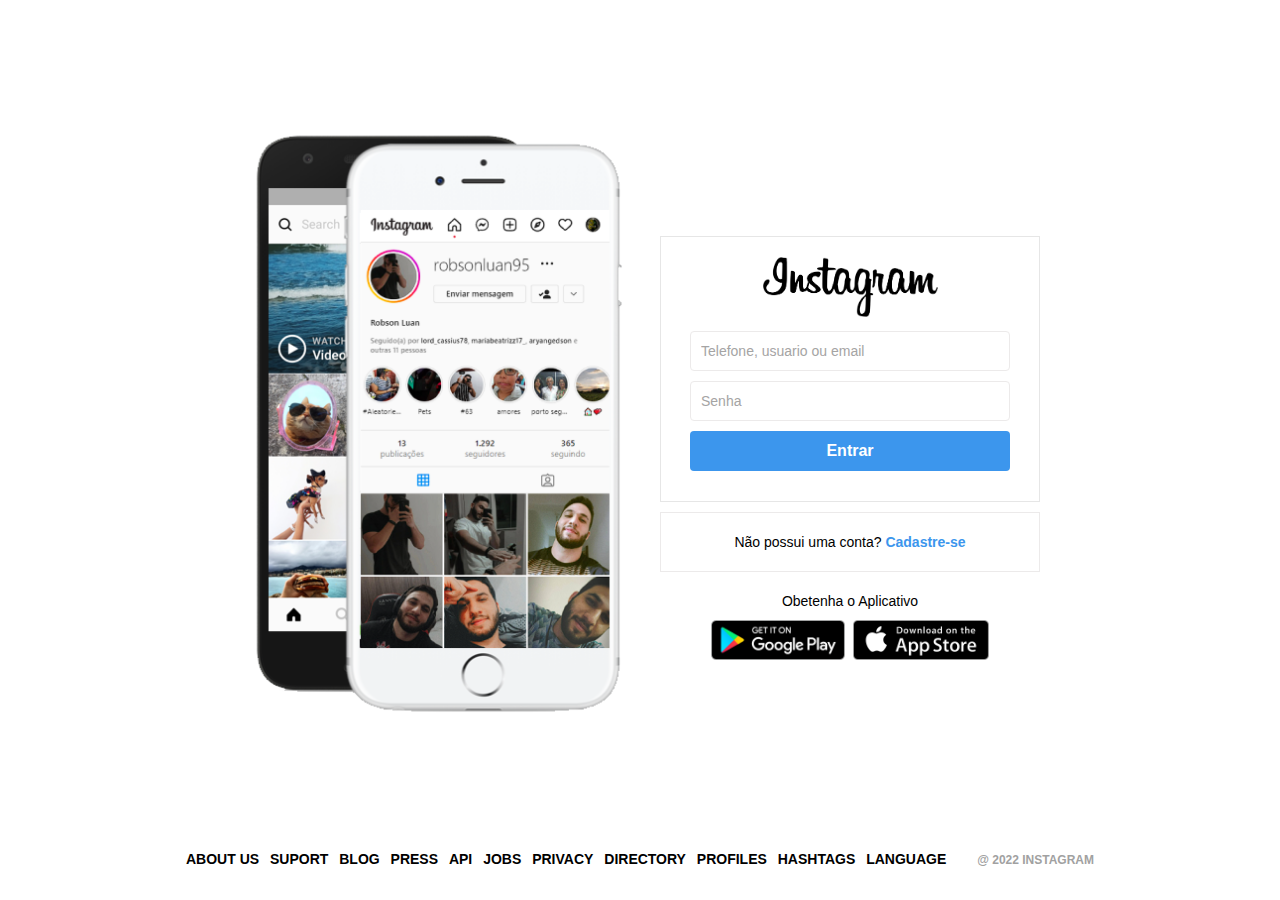
<file: index.html>
<!DOCTYPE html>
<html lang="pt-br">
<head>
    <meta charset="UTF-8">
    <meta http-equiv="X-UA-Compatible" content="IE=edge">
    <meta name="viewport" content="width=device-width, initial-scale=1.0">
    <link rel="stylesheet" href="/style.css">

    <title>Instagram - Rede Social</title>

</head>
<body>
    <section id="wrapper">
        <div id="container">
            <div class="coluna esquerda">
               
            </div><!-- FIM COLUNA DA ESQUERDA-->

            <div class="coluna direita">
                <div class="login">
                    <div class="logo">
                        <img class="logoImg" src="/imagens/logo.png" alt="logo">
                    </div>
                    
                    <form action="">
                        
                        <input placeholder="Telefone, usuario ou email" type="text" name="username">
                        <input placeholder="Senha" type="senhaP" name="senhaP">    
                        <input type="submit" value="Entrar">
                    </form>
                </div>
                <div class="cadastro">
                    <p>Não possui uma conta? <a href="/cadastro.html">Cadastre-se</a></p>

                </div>
                <div class="extra">
                    <p>Obetenha o Aplicativo</p>

                    <div class="appsbotao">
                        <a href="#"><img src="/imagens/googleplay.png" alt="googleplay"></a>
                        <a href="#"><img src="/imagens/appstore.png" alt="appstore"></a>
                    </div>

                </div>
            </div><!-- FIM COLUNA DA DIREITA-->

        </div><!-- FIM COLUNA Do CONTAINER-->
        <footer>
            <div class="rodape">
                <a href="">About us</a>
                <a href="">Suport</a>
                <a href="">Blog</a>
                <a href="">Press</a>
                <a href="">API</a>
                <a href="">Jobs</a>
                <a href="">Privacy</a>
                <a href="">Directory</a>
                <a href="">Profiles</a>
                <a href="">Hashtags</a>
                <a href="">Language</a>
                <div class="texto-small">@ 2022 Instagram</div>
            </div>

        </footer>
    </section>
</body>
</html>
</file>
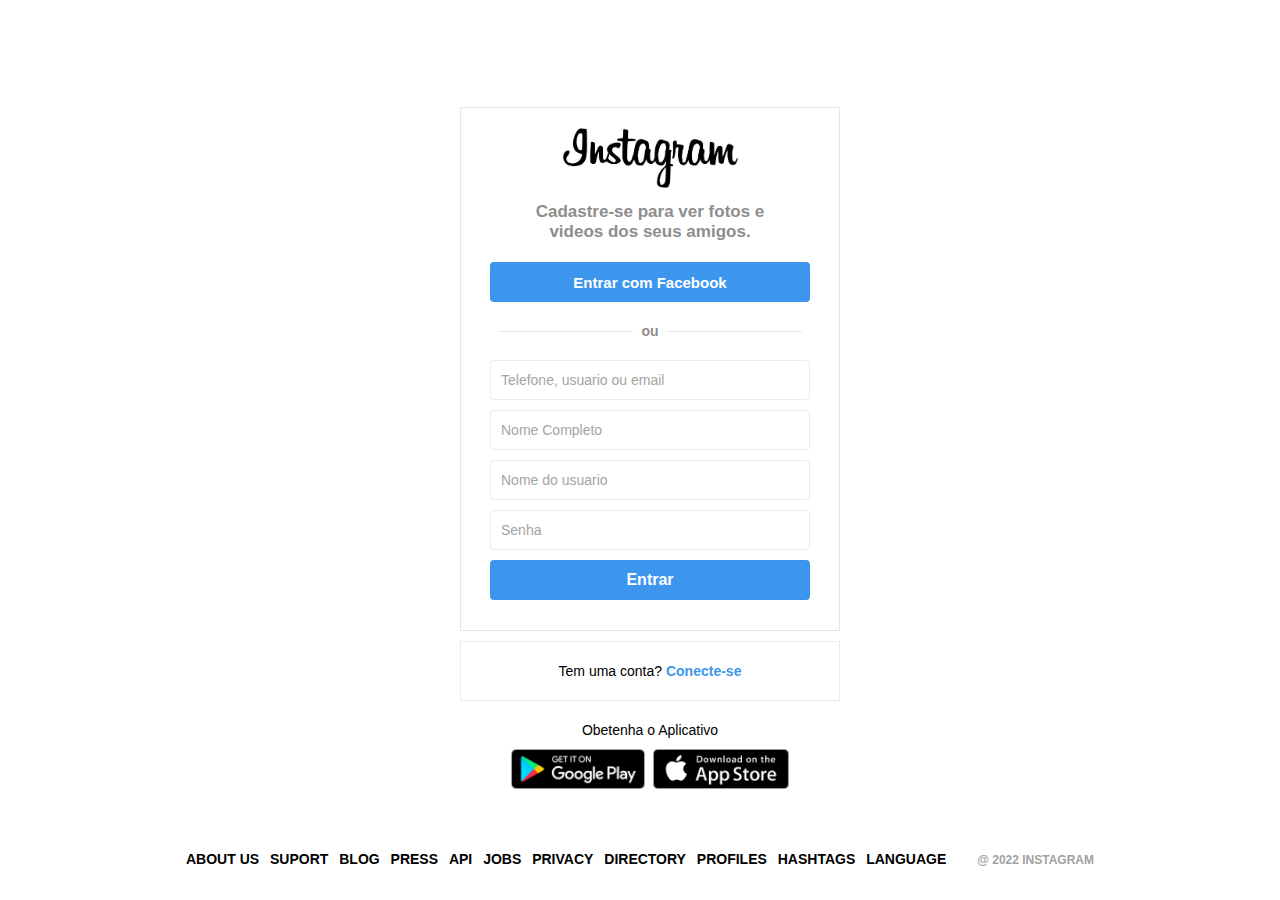
<file: cadastro.html>
<!DOCTYPE html>
<html lang="pt-br">
<head>
    <meta charset="UTF-8">
    <meta http-equiv="X-UA-Compatible" content="IE=edge">
    <meta name="viewport" content="width=device-width, initial-scale=1.0">
    <link rel="stylesheet" href="/style.css">

    <title>Instagram - Cadastro</title>

</head>
<body>
    <section id="wrapper">
        <div class="container-cadastro">
            <div class="coluna direita">
                <div class="login">
                    <div class="logo">
                        <img class="logoImg" src="/imagens/logo.png" alt="logo">
                    </div>
                    
                    <div class="mensagem">
                        <span>Cadastre-se para ver fotos e videos dos seus amigos.</span>
                    </div>

                    <button class="botaoFacebook" >Entrar com Facebook</button>

                    <div class="divisor">
                        <div class="linha"></div>
                        <div class="divisorTag">ou</div>
                        <div class="linha"></div>
                    </div>

                    <form action="">
                        
                        <input placeholder="Telefone, usuario ou email" type="text" name="username">
                        <input placeholder="Nome Completo" type="text" name="nome">    
                        <input placeholder="Nome do usuario" type="text" name="usernameN">
                        <input placeholder="Senha" type="senhaP" name="senhaP">
                        <input type="submit" value="Entrar">
                    </form>
                </div>
                <div class="cadastro">
                    <p>Tem uma conta? <a href="/index.html">Conecte-se</a></p>

                </div>
                <div class="extra">
                    <p>Obetenha o Aplicativo</p>

                    <div class="appsbotao">
                        <a href="#"><img src="/imagens/googleplay.png" alt="googleplay"></a>
                        <a href="#"><img src="/imagens/appstore.png" alt="appstore"></a>
                    </div>

                </div>
            </div><!-- FIM COLUNA DA DIREITA-->

        </div><!-- FIM COLUNA Do CONTAINER-->
        <footer>
            <div class="rodape">
                <a href="">About us</a>
                <a href="">Suport</a>
                <a href="">Blog</a>
                <a href="">Press</a>
                <a href="">API</a>
                <a href="">Jobs</a>
                <a href="">Privacy</a>
                <a href="">Directory</a>
                <a href="">Profiles</a>
                <a href="">Hashtags</a>
                <a href="">Language</a>
                <div class="texto-small">@ 2022 Instagram</div>
            </div>

        </footer>
    </section>
</body>
</html>
</file>
<file: style.css>
*{
    margin: 0;
    padding: 0;
    outline: 0;
    box-sizing: border-box;
}
/*VARIAVEIS*/

a{
    color: var(--corDeAzul);
    text-decoration: none;
}

body{
    --corDeFundoClaro:#FAFAFA;
    --corDeFundoBranco:rgb(255, 255, 255);
    --corDeAzul:#3c96ed;
    --corDePreto:#000000;
    --corDeborda:#e6e6e6;

    background:var(--corDeFundoclaro);
    height: 100%;
    width: 100%;
    margin: 0;
    padding: 0;
    font-family: Arial, Helvetica, sans-serif;
    font-size: 14px;
    line-height: 18px;
}
#wrapper{
    height: 100vh;
}
#container{
    margin: 0 auto;
    min-height: 100%;
    width: 800px;
    display: flex;
    align-items: center;
}
.coluna{
    flex-grow: 1;
    width: 50%;
}
.esquerda{
    background-image: url(/imagens/main-foto.png);
    background-size: 450px;
    background-repeat: no-repeat;
    background-position: center;
    height: 600px;
    margin-bottom: 50px;
}
.direita{

    padding-left: 20px;

}
.login{
    background-color: var(--corDeFundoBranco);
    border: 1px solid var(--corDeborda);
    text-align: center;
    padding: 20px;

}
.logoImg{
    width: 175px;
}
form{
    display: flex;
    flex-direction: column;
    align-items: center;
    justify-content: center;

}

input[type="senhaP"],input[type="text"]{
    background-color: var(--corDeFundoBranco);
    border: 1px solid rgb(236,234,234);
    height: 40px;
    border-radius: 4px;
    margin-top: 10px;
    padding: 10px;
    font-size: 14px;
    width: 320px;
}

input[type="senhaP"]::placeholder,input[type="text"]::placeholder{
    color: rgb(165,164,164);
}
input[type="senhaP"]:focus,input[type="text"]:focus{
    outline: 0;
    border: 1px solid #a1a1a1;

}
input[type="submit"]{
    width: 320px;
    margin-top: 10px;
    height: 40px;
    border: 0px;
    border-radius: 4px;
    background-color: #3c96ed;
    color:var(--corDeFundoBranco);
    font-size: 16px;
    font-weight: bold;
    margin-bottom: 10px;
    cursor: pointer;

}
.cadastro{
    background-color:var(--corDeFundoBranco);
    height: 60px;
    border: 1px solid rgb(236,234,234);
    margin-top: 10px;

    display: flex;
    justify-content: center;
    align-items: center;
}
.cadastro p {
    user-select: none;
}

.cadastro p a{
    font-weight: bold;
    user-select: none;
}
.extra{
    margin-top: 20px;
    text-align: center;
}
.appsbotao{
    margin-top: 10px;
}
.appsbotao img{
    height: 40px;
    padding: 0 2px;
}
footer{
    text-align: center;
    height: 50px;
    margin-top: -50px;
}
footer a{
    text-decoration: none;
    color: var(--corDePreto);
    text-transform: uppercase;
    font-weight: bold;
    margin-right: 7px;
}
footer .texto-small{
    font-size: 12px;
    font-weight: bold;
    color: #a1a1a1;
    text-transform: uppercase;
    padding-left: 20px;
    display: inline-block;
    padding-left:20px ;

}
/*PAGINA DE CADASTRO*/
.container-cadastro{
    margin: 0 auto;
    min-height: 100%;
    max-width: 400px;
    display: flex;
    align-items: center;
    justify-content: center;
}
 .mensagem{
    margin :10px 50px;
}
.mensagem span{
    text-align: center;
    font-size: 17px;
    font-weight: bold;
    line-height: 20px;
    color: #8e8e8e;
}
.divisor{
    display: flex;
    justify-content: center;
    align-items: center;
    margin: 10px 0;

}
.divisorTag{
    font-weight: bold;
    margin: 0 2.5%;
    color: #8e8e8e;
}
.linha{
    height: 1px;
    background-color: #e6e6e6;
    width: 40%;
}
.botaoFacebook{
    width: 320px;
    height: 40px;
    margin: 10px 0;
    background-color: #3c96ed;
    color:var(--corDeFundoBranco);
    border-radius: 4px;
    font-size: 15px;
    cursor: pointer;
    font-weight: bold;
    border: 0px;
}
/* FIM PAGINA DE CADASTRO*/

/*RESPONSIVIDADE*/
@media(max-width:850px){
    .esquerda{
        display: none;
    }
    #container {
        width: 70%;

    }
    .direita{
        padding-left: 0px;
    }
}
@media (max-width:480px){
    #container{
        width: 90%;
    }
    .container-cadastro{
        width: 90%;
    }
    input[type="senhaP"],input[type="text"],input[type="submit"]{
        width: 80%;
    }
    .botaoFacebook{
        width: 80%;
    }
    .mensagem{
        margin: 10px 30px;
    }
    footer{
        margin-top: 0px;
    }
}
</file>
